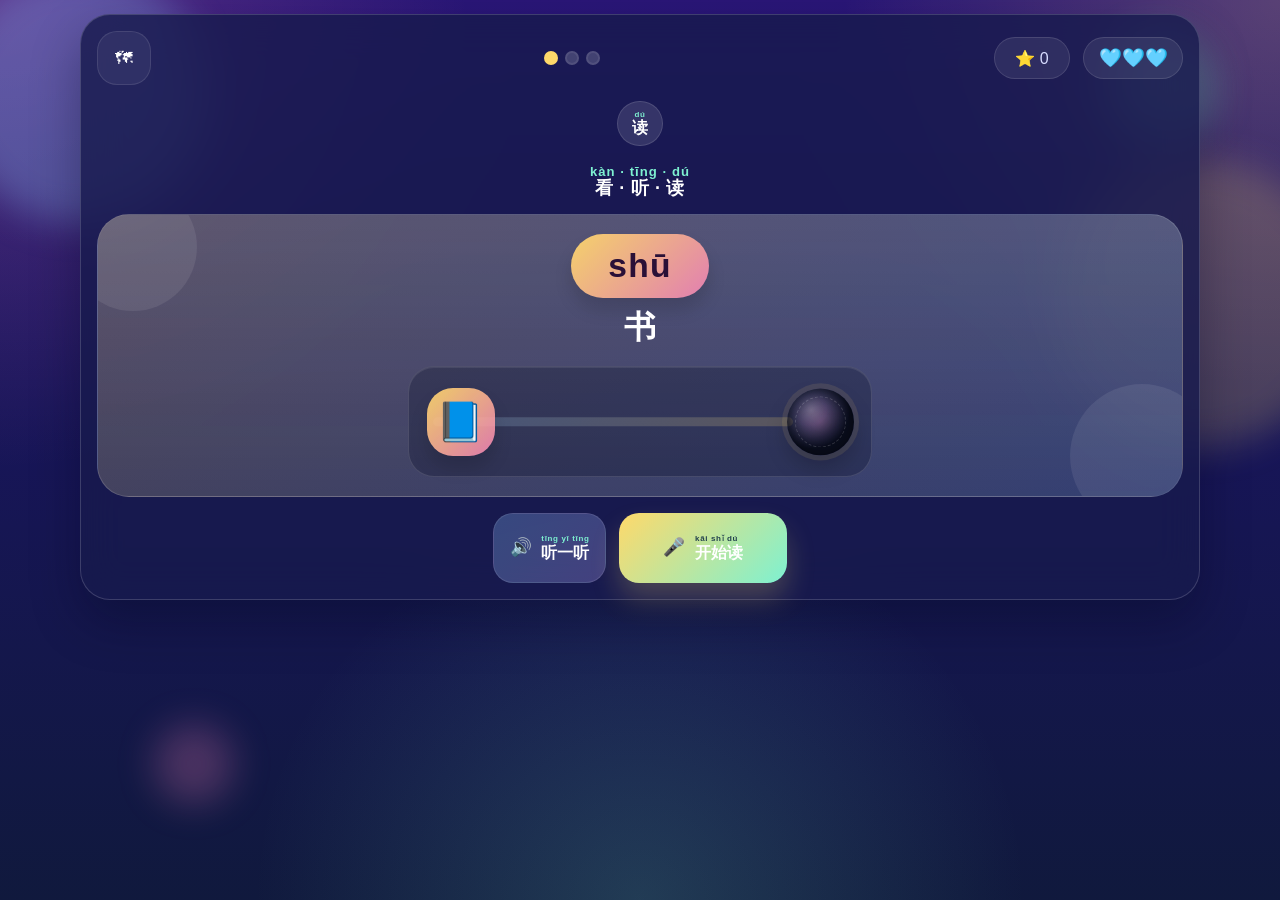
<file: index.html>
<!DOCTYPE html>
<html lang="zh-CN">
  <head>
    <meta charset="UTF-8" />
    <meta name="viewport" content="width=device-width, initial-scale=1.0" />
    <title>PingYin | 拼音冒险</title>
    <meta
      name="description"
      content="PingYin 是一个给孩子练习中文拼音、声调和朗读的小冒险站。"
    />
    <link rel="stylesheet" href="./styles.css?v=20260423c" />
  </head>
  <body>
    <div class="cloud cloud-a"></div>
    <div class="cloud cloud-b"></div>
    <div class="spark spark-a"></div>
    <div class="spark spark-b"></div>

    <main class="app-shell">
      <section class="splash panel" id="home-panel">
        <div class="brand-stack">
          <div class="brand-mascot">🦊</div>
          <div>
            <p class="brand-tag">PingYin</p>
            <h1>
              <span class="bilingual-stack title-stack">
                <span class="bilingual-pinyin">pīn yīn</span>
                <span class="bilingual-hanzi">拼音</span>
              </span>
            </h1>
            <div class="mini-icons" aria-hidden="true">
              <span>👂</span>
              <span>🧩</span>
              <span>🎤</span>
            </div>
          </div>
        </div>

        <div class="splash-actions">
          <button class="primary-btn splash-play" id="start-button">
            <span class="button-bilingual">
              <span class="button-tail">▶︎</span>
              <span class="bilingual-stack compact">
                <span class="bilingual-pinyin">kāi shǐ</span>
                <span class="bilingual-hanzi">开始</span>
              </span>
            </span>
          </button>
          <button class="ghost-btn icon-only" id="reset-progress-button" title="重置进度">↺</button>
        </div>

        <div class="status-strip" id="voice-strip"></div>
      </section>

      <section class="map panel" id="map-panel">
        <div class="map-head">
          <div>
            <p class="eyebrow">Play</p>
            <h2>选一关</h2>
          </div>
          <div class="score-pill" id="total-stars-pill">⭐ 0</div>
        </div>

        <div class="level-grid" id="level-grid"></div>
      </section>

      <section class="game panel hidden" id="game-panel">
        <div class="game-toolbar">
          <button class="ghost-btn icon-only" id="back-to-map-button" title="回地图">🗺</button>
          <div class="progress-dots" id="progress-dots"></div>
          <div class="score-pill" id="reward-chip">⭐ 0</div>
          <div class="mistake-chip" id="mistake-chip" aria-label="mistakes">🩵🩵🩵</div>
        </div>

        <div class="question-card" id="question-card">
          <div class="type-chip" id="question-type-chip"></div>
          <p class="prompt-copy" id="prompt-copy"></p>

          <div class="target-card" id="target-card"></div>

          <div class="action-row">
            <button class="secondary-btn action-btn" id="play-audio-button">
              <span class="button-bilingual">
                <span class="button-tail">🔊</span>
                <span class="bilingual-stack compact">
                  <span class="bilingual-pinyin">tīng yī tīng</span>
                  <span class="bilingual-hanzi">听一听</span>
                </span>
              </span>
            </button>
            <button class="primary-btn voice-btn" id="voice-button">
              <span class="button-bilingual">
                <span class="button-tail">🎤</span>
                <span class="bilingual-stack compact">
                  <span class="bilingual-pinyin">kāi shǐ dú</span>
                  <span class="bilingual-hanzi">开始读</span>
                </span>
              </span>
            </button>
          </div>

        </div>
      </section>

      <section class="result panel hidden" id="result-panel">
        <div class="result-badge" id="result-badge">✨✨✨</div>
        <h2 id="result-title">
          <span class="bilingual-stack compact">
            <span class="bilingual-pinyin">hǎo</span>
            <span class="bilingual-hanzi">好</span>
          </span>
        </h2>
        <p class="result-copy" id="result-copy">继续</p>
        <div class="hero-actions">
          <button class="primary-btn" id="next-level-button">
            <span class="button-bilingual">
              <span class="bilingual-stack compact">
                <span class="bilingual-pinyin">xià yī guān</span>
                <span class="bilingual-hanzi">下一关</span>
              </span>
              <span class="button-tail">→</span>
            </span>
          </button>
          <button class="ghost-btn icon-only" id="result-map-button" title="回地图">🗺</button>
        </div>
      </section>
    </main>
    <script src="./app.js?v=20260423c"></script>
  </body>
</html>
</file>
<file: styles.css>
:root {
  color-scheme: light;
  --bg: #161042;
  --bg-deep: #0b1535;
  --panel: rgba(24, 26, 78, 0.82);
  --panel-border: rgba(255, 255, 255, 0.16);
  --text: #ffffff;
  --muted: #d7dcff;
  --accent: #7ef1d1;
  --sun: #ffd96a;
  --pink: #ff88bd;
  --blue: #8ec8ff;
  --lavender: #b7a7ff;
  --good: #9effa5;
  --bad: #ffb4a8;
  --shadow: 0 22px 50px rgba(4, 7, 28, 0.32);
  font-family: "Avenir Next", "PingFang SC", "Microsoft YaHei", sans-serif;
}

* {
  box-sizing: border-box;
}

body {
  margin: 0;
  min-height: 100vh;
  color: var(--text);
  background:
    radial-gradient(circle at top left, rgba(255, 136, 189, 0.22), transparent 30%),
    radial-gradient(circle at top right, rgba(255, 217, 106, 0.22), transparent 28%),
    radial-gradient(circle at bottom center, rgba(126, 241, 209, 0.16), transparent 35%),
    linear-gradient(180deg, #2a1678 0%, #18155a 45%, #10193d 100%);
  overflow-x: hidden;
}

.cloud,
.spark {
  position: fixed;
  pointer-events: none;
  filter: blur(18px);
}

.cloud {
  border-radius: 999px;
}

.cloud-a {
  width: 16rem;
  height: 16rem;
  top: -2rem;
  left: -3rem;
  background: rgba(142, 200, 255, 0.28);
}

.cloud-b {
  width: 18rem;
  height: 18rem;
  right: -4rem;
  top: 10rem;
  background: rgba(255, 217, 106, 0.2);
}

.spark {
  border-radius: 50%;
}

.spark-a {
  width: 7rem;
  height: 7rem;
  right: 5vw;
  top: 2rem;
  background: rgba(126, 241, 209, 0.28);
}

.spark-b {
  width: 5rem;
  height: 5rem;
  left: 12vw;
  bottom: 6rem;
  background: rgba(255, 136, 189, 0.24);
}

.app-shell {
  position: relative;
  z-index: 1;
  width: min(1120px, calc(100% - 1rem));
  margin: 0 auto;
  padding: 0.9rem 0 2.6rem;
  display: grid;
  gap: 0.85rem;
}

.panel {
  background: var(--panel);
  border: 1px solid var(--panel-border);
  border-radius: 30px;
  box-shadow: var(--shadow);
  backdrop-filter: blur(20px);
  padding: 1rem;
}

.hidden {
  display: none !important;
}

.splash {
  display: flex;
  align-items: center;
  justify-content: space-between;
  gap: 1rem;
  flex-wrap: wrap;
  background:
    linear-gradient(135deg, rgba(255, 255, 255, 0.08), rgba(255, 255, 255, 0.03)),
    linear-gradient(135deg, rgba(255, 136, 189, 0.18), rgba(126, 241, 209, 0.12));
}

.brand-stack,
.hero-actions,
.action-row,
.splash-actions,
.map-head,
.game-toolbar {
  display: flex;
  align-items: center;
  gap: 0.8rem;
  flex-wrap: wrap;
}

.brand-mascot {
  width: 5.2rem;
  height: 5.2rem;
  border-radius: 28px;
  display: grid;
  place-items: center;
  font-size: 2.35rem;
  background: linear-gradient(145deg, rgba(255, 217, 106, 0.96), rgba(255, 136, 189, 0.82));
  box-shadow: inset 0 2px 8px rgba(255, 255, 255, 0.25), 0 10px 20px rgba(0, 0, 0, 0.18);
}

.brand-tag,
.eyebrow,
.match-title {
  margin: 0;
  letter-spacing: 0.16em;
  text-transform: uppercase;
  font-size: 0.78rem;
  color: var(--accent);
}

.lede {
  margin: 0;
  line-height: 1.6;
  color: var(--muted);
}

.brand-stack h1,
.map-head h2,
.result h2 {
  margin: 0;
}

.brand-stack h1 {
  font-size: clamp(2rem, 6vw, 3.3rem);
  line-height: 0.94;
}

.bilingual-stack {
  display: inline-grid;
  gap: 0.12rem;
  justify-items: center;
  line-height: 1;
}

.bilingual-pinyin {
  font-size: 0.58em;
  font-weight: 700;
  letter-spacing: 0.08em;
  color: var(--accent);
}

.bilingual-hanzi {
  font-size: 1em;
  font-weight: 800;
  color: var(--text);
}

.bilingual-stack.compact {
  gap: 0.1rem;
}

.bilingual-stack.compact .bilingual-pinyin {
  font-size: 0.5em;
}

.title-stack {
  justify-items: start;
}

.title-stack .bilingual-pinyin {
  font-size: 0.42em;
}

.button-bilingual {
  display: inline-flex;
  align-items: center;
  gap: 0.6rem;
}

.action-btn,
.voice-btn {
  min-height: 4.4rem;
  padding-inline: 1rem;
}

.action-btn .button-bilingual,
.voice-btn .button-bilingual {
  justify-content: center;
}

.action-btn .bilingual-stack,
.voice-btn .bilingual-stack {
  justify-items: start;
}

.action-btn .bilingual-pinyin,
.voice-btn .bilingual-pinyin {
  font-size: 0.72rem;
}

.action-btn .bilingual-hanzi,
.voice-btn .bilingual-hanzi {
  font-size: 1rem;
}

.button-tail {
  font-size: 1.1em;
  line-height: 1;
}

.mini-icons {
  display: flex;
  gap: 0.45rem;
  margin-top: 0.45rem;
}

.mini-icons span {
  display: grid;
  place-items: center;
  width: 2.2rem;
  height: 2.2rem;
  border-radius: 999px;
  background: rgba(255, 255, 255, 0.08);
  border: 1px solid rgba(255, 255, 255, 0.08);
}

.status-strip,
.score-pill,
.type-chip,
.mistake-chip {
  display: inline-flex;
  align-items: center;
  justify-content: center;
  gap: 0.4rem;
  min-height: 2.65rem;
  padding: 0.58rem 0.9rem;
  border-radius: 999px;
  background: rgba(255, 255, 255, 0.08);
  border: 1px solid rgba(255, 255, 255, 0.12);
  color: var(--muted);
}

.mistake-chip {
  min-width: 5.8rem;
  font-size: 1.15rem;
}

.score-pill {
  min-width: 4.8rem;
}

button {
  border: 0;
  font: inherit;
  cursor: pointer;
  transition: transform 0.18s ease, box-shadow 0.18s ease, opacity 0.18s ease;
}

button:hover {
  transform: translateY(-2px);
}

button:disabled {
  opacity: 0.56;
  cursor: not-allowed;
  transform: none;
}

.primary-btn,
.secondary-btn,
.ghost-btn,
.choice-btn,
.match-card {
  border-radius: 20px;
  padding: 0.88rem 1rem;
}

.primary-btn {
  color: #112438;
  background: linear-gradient(135deg, var(--sun), var(--accent));
  box-shadow: 0 16px 28px rgba(255, 217, 106, 0.22);
}

.secondary-btn {
  background: linear-gradient(135deg, rgba(142, 200, 255, 0.28), rgba(183, 167, 255, 0.28));
  color: var(--text);
  border: 1px solid rgba(255, 255, 255, 0.1);
}

.ghost-btn {
  color: var(--text);
  background: rgba(255, 255, 255, 0.06);
  border: 1px solid rgba(255, 255, 255, 0.1);
}

.icon-only,
.icon-action,
.speak-btn {
  min-width: 3.35rem;
  min-height: 3.35rem;
  padding: 0.7rem;
  font-size: 1.1rem;
}

.splash-play {
  min-width: 10rem;
  font-weight: 700;
}

.splash-play .bilingual-stack {
  justify-items: start;
}

.splash-play .bilingual-pinyin,
.primary-btn .bilingual-pinyin {
  color: #22404d;
}

.map {
  display: grid;
  gap: 0.9rem;
}

.map-head {
  justify-content: space-between;
}

.level-grid {
  display: grid;
  gap: 0.9rem;
}

.level-card {
  position: relative;
  overflow: hidden;
  display: grid;
  gap: 0.75rem;
  padding: 1rem;
  border-radius: 28px;
  border: 1px solid rgba(255, 255, 255, 0.1);
  background:
    linear-gradient(180deg, rgba(255, 255, 255, 0.08), rgba(255, 255, 255, 0.02)),
    linear-gradient(135deg, rgba(142, 200, 255, 0.14), rgba(255, 136, 189, 0.16));
}

.level-card.locked {
  opacity: 0.52;
}

.level-card::after {
  content: "";
  position: absolute;
  inset: auto -1.6rem -2rem auto;
  width: 7rem;
  height: 7rem;
  border-radius: 50%;
  background: rgba(255, 255, 255, 0.08);
}

.level-card-top {
  display: flex;
  justify-content: space-between;
  align-items: flex-start;
  gap: 0.8rem;
}

.level-badge {
  width: 4.1rem;
  height: 4.1rem;
  border-radius: 24px;
  display: grid;
  place-items: center;
  font-size: 1.9rem;
  background: rgba(255, 255, 255, 0.18);
  box-shadow: inset 0 2px 7px rgba(255, 255, 255, 0.22);
}

.level-count {
  min-width: 2.2rem;
  padding: 0.3rem 0.55rem;
  text-align: center;
  border-radius: 999px;
  background: rgba(255, 255, 255, 0.08);
}

.level-text h3,
.level-text p,
.level-mini {
  margin: 0;
}

.level-text h3 {
  font-size: 1.7rem;
}

.level-text p,
.level-mini,
.prompt-copy,
.result-copy,
.voice-log,
.feedback-box,
.hint-box,
.answer-box,
.status-strip,
.speak-copy {
  color: var(--muted);
}

.level-mini {
  font-size: 0.92rem;
}

.level-title-stack {
  justify-items: start;
}

.level-title-stack .bilingual-pinyin {
  font-size: 0.44em;
}

.level-subtitle-stack {
  justify-items: start;
}

.level-subtitle-stack .bilingual-pinyin {
  font-size: 0.72em;
}

.level-subtitle-stack .bilingual-hanzi {
  font-size: 0.98em;
  font-weight: 700;
}

.level-play {
  width: 100%;
  justify-self: stretch;
  font-size: 1rem;
}

.game {
  display: grid;
  gap: 1rem;
}

.game-toolbar {
  justify-content: space-between;
}

.progress-dots {
  display: flex;
  gap: 0.45rem;
  flex: 1;
  justify-content: center;
}

.progress-dot {
  width: 0.88rem;
  height: 0.88rem;
  border-radius: 50%;
  background: rgba(255, 255, 255, 0.18);
  border: 2px solid rgba(255, 255, 255, 0.08);
}

.progress-dot.active {
  background: var(--sun);
  border-color: rgba(255, 217, 106, 0.55);
}

.progress-dot.done {
  background: var(--accent);
  border-color: rgba(126, 241, 209, 0.55);
}

.question-card {
  display: grid;
  gap: 0.95rem;
}

.action-row {
  justify-content: center;
}

.type-chip {
  justify-self: center;
  background: rgba(255, 255, 255, 0.12);
  color: var(--text);
  font-weight: 700;
  min-height: auto;
  padding: 0.55rem 0.85rem;
}

.chip-stack .bilingual-pinyin {
  font-size: 0.72rem;
}

.chip-stack .bilingual-hanzi {
  font-size: 1rem;
}

.prompt-copy {
  margin: 0;
  text-align: center;
  font-size: 1.05rem;
  letter-spacing: 0.04em;
}

.prompt-stack .bilingual-pinyin {
  font-size: 0.82rem;
}

.prompt-stack .bilingual-hanzi {
  font-size: 1.12rem;
}

.target-card {
  position: relative;
  overflow: hidden;
  border-radius: 32px;
  min-height: 270px;
  padding: 1.2rem;
  display: grid;
  gap: 1rem;
  align-items: center;
  text-align: center;
  background:
    linear-gradient(180deg, rgba(255, 255, 255, 0.14), rgba(255, 255, 255, 0.04)),
    linear-gradient(135deg, rgba(255, 217, 106, 0.18), rgba(142, 200, 255, 0.18));
  border: 1px solid rgba(255, 255, 255, 0.14);
}

.target-card::before,
.target-card::after {
  content: "";
  position: absolute;
  border-radius: 50%;
  background: rgba(255, 255, 255, 0.08);
}

.target-card::before {
  width: 8rem;
  height: 8rem;
  left: -1.8rem;
  top: -2rem;
}

.target-card::after {
  width: 9rem;
  height: 9rem;
  right: -2rem;
  bottom: -2rem;
}

.target-stack {
  position: relative;
  z-index: 1;
  display: grid;
  gap: 0.55rem;
  justify-items: center;
}

.target-pinyin {
  min-width: 8.6rem;
  min-height: 4rem;
  padding: 0.8rem 1.3rem;
  display: inline-flex;
  align-items: center;
  justify-content: center;
  border-radius: 999px;
  font-size: clamp(1.45rem, 4.6vw, 2.1rem);
  font-weight: 800;
  letter-spacing: 0.04em;
  color: #2a1037;
  background: linear-gradient(135deg, rgba(255, 217, 106, 0.94), rgba(255, 136, 189, 0.84));
  box-shadow: 0 12px 18px rgba(0, 0, 0, 0.14);
}

.target-hanzi {
  font-size: clamp(1.5rem, 4.2vw, 2rem);
  font-weight: 700;
}

.target-scene {
  --scene-hole-size: 4.2rem;
  position: relative;
  z-index: 1;
  width: min(100%, 29rem);
  justify-self: center;
  padding: 0.85rem 0.95rem;
  border-radius: 26px;
  background: rgba(8, 13, 36, 0.28);
  border: 1px solid rgba(255, 255, 255, 0.12);
  box-shadow: inset 0 1px 0 rgba(255, 255, 255, 0.08);
}

.scene-lane {
  position: relative;
  min-height: 5.1rem;
}

.scene-lane::before {
  content: "";
  position: absolute;
  left: 0.55rem;
  right: calc(var(--scene-hole-size) - 0.25rem);
  top: 50%;
  height: 0.58rem;
  transform: translateY(-50%);
  border-radius: 999px;
  background: linear-gradient(90deg, rgba(142, 200, 255, 0.22), rgba(255, 217, 106, 0.2));
}

.scene-runner {
  position: absolute;
  left: 0.2rem;
  top: 50%;
  transform: translateY(-50%);
  animation: runner-loop 2.45s ease-in-out infinite;
  will-change: left, transform;
}

.scene-runner.scene-runner-static {
  animation: none;
}

.scene-runner-chip {
  display: inline-flex;
  align-items: center;
  justify-content: center;
  min-width: 5.8rem;
  min-height: 3.25rem;
  padding: 0.72rem 1rem;
  border-radius: 999px;
  background: linear-gradient(135deg, rgba(255, 217, 106, 0.92), rgba(255, 136, 189, 0.84));
  color: #2a1037;
  font-size: clamp(1.15rem, 4.6vw, 1.55rem);
  font-weight: 800;
  letter-spacing: 0.04em;
  box-shadow: 0 12px 18px rgba(0, 0, 0, 0.14);
}

.scene-runner-emoji {
  min-width: 4.25rem;
  min-height: 4.25rem;
  padding: 0.35rem;
  border-radius: 26px;
  font-size: 2.4rem;
  line-height: 1;
}

.scene-hole {
  position: absolute;
  right: 0.1rem;
  top: 50%;
  width: var(--scene-hole-size);
  height: var(--scene-hole-size);
  transform: translateY(-50%);
  border-radius: 50%;
  background:
    radial-gradient(circle at 36% 32%, rgba(255, 255, 255, 0.22), rgba(255, 255, 255, 0.02) 24%, rgba(8, 12, 28, 0.96) 62%),
    radial-gradient(circle, rgba(255, 136, 189, 0.24), rgba(8, 12, 28, 0) 72%);
  box-shadow:
    inset 0 0 18px rgba(0, 0, 0, 0.55),
    0 0 0 0.32rem rgba(255, 217, 106, 0.1),
    0 12px 22px rgba(0, 0, 0, 0.22);
  animation: hole-pulse 2.45s ease-in-out infinite;
}

.scene-hole::after {
  content: "";
  position: absolute;
  inset: 0.52rem;
  border-radius: 50%;
  border: 1px dashed rgba(255, 255, 255, 0.16);
}

.target-scene.is-success .scene-hole {
  box-shadow:
    inset 0 0 20px rgba(0, 0, 0, 0.6),
    0 0 0 0.42rem rgba(126, 241, 209, 0.18),
    0 0 20px rgba(126, 241, 209, 0.32);
}

.target-scene.is-bump .scene-hole {
  box-shadow:
    inset 0 0 20px rgba(0, 0, 0, 0.6),
    0 0 0 0.38rem rgba(255, 180, 168, 0.16),
    0 0 18px rgba(255, 180, 168, 0.24);
}

@keyframes runner-loop {
  0%,
  12% {
    left: 0.2rem;
    transform: translateY(-50%) rotate(-1deg);
  }

  58% {
    left: calc(100% - 8.7rem);
    transform: translateY(-50%) rotate(1deg);
  }

  72% {
    left: calc(100% - 8.15rem);
    transform: translateY(-50%) rotate(4deg);
  }

  84% {
    left: calc(100% - 8.85rem);
    transform: translateY(-50%) rotate(-3deg);
  }

  100% {
    left: 0.2rem;
    transform: translateY(-50%) rotate(-1deg);
  }
}

@keyframes hole-pulse {
  0%,
  100% {
    transform: translateY(-50%) scale(1);
  }

  50% {
    transform: translateY(-50%) scale(1.04);
  }
}

.choice-grid {
  display: grid;
  gap: 0.8rem;
}

.choice-btn,
.match-card {
  text-align: center;
  color: var(--text);
  background: rgba(255, 255, 255, 0.08);
  border: 1px solid rgba(255, 255, 255, 0.1);
}

.choice-btn {
  min-height: 5.4rem;
  font-size: clamp(1.3rem, 4.6vw, 2rem);
  font-weight: 700;
}

.choice-btn:nth-child(4n + 1) {
  background: linear-gradient(135deg, rgba(255, 136, 189, 0.24), rgba(255, 255, 255, 0.08));
}

.choice-btn:nth-child(4n + 2) {
  background: linear-gradient(135deg, rgba(142, 200, 255, 0.24), rgba(255, 255, 255, 0.08));
}

.choice-btn:nth-child(4n + 3) {
  background: linear-gradient(135deg, rgba(255, 217, 106, 0.22), rgba(255, 255, 255, 0.08));
}

.choice-btn:nth-child(4n + 4) {
  background: linear-gradient(135deg, rgba(183, 167, 255, 0.24), rgba(255, 255, 255, 0.08));
}

.choice-btn.correct,
.match-card.correct {
  background: rgba(158, 255, 165, 0.18);
  border-color: rgba(158, 255, 165, 0.8);
}

.choice-btn.wrong,
.match-card.wrong {
  background: rgba(255, 180, 168, 0.16);
  border-color: rgba(255, 180, 168, 0.8);
}

.dynamic-area,
.match-column,
.speak-box {
  display: grid;
  gap: 0.85rem;
}

.hint-box,
.answer-box,
.feedback-box,
.voice-log {
  border-radius: 22px;
  padding: 0.82rem 0.95rem;
  background: rgba(255, 255, 255, 0.07);
  border: 1px solid rgba(255, 255, 255, 0.1);
  text-align: center;
}

.feedback-box {
  font-weight: 700;
  line-height: 1.3;
}

.feedback-box.good {
  color: var(--good);
}

.feedback-box.bad {
  color: var(--bad);
}

.voice-log {
  min-height: 4rem;
  display: grid;
  place-items: center;
  line-height: 1.35;
}

.voice-log.good {
  color: var(--good);
}

.voice-log.bad {
  color: var(--bad);
}

.voice-log.listening {
  color: var(--accent);
}

.voice-btn {
  min-width: 10.5rem;
  font-weight: 700;
}

.voice-btn.is-listening {
  box-shadow: 0 0 0 0.24rem rgba(126, 241, 209, 0.2), 0 16px 28px rgba(255, 217, 106, 0.2);
}

.match-board {
  display: grid;
  gap: 0.9rem;
}

.match-card {
  min-height: 5rem;
  display: grid;
  gap: 0.3rem;
  place-items: center;
  padding: 0.9rem;
}

.match-card.active {
  border-color: rgba(126, 241, 209, 0.88);
  box-shadow: inset 0 0 0 1px rgba(126, 241, 209, 0.35);
}

.match-card.matched {
  opacity: 0.55;
}

.match-emoji {
  font-size: 1.8rem;
}

.match-main {
  font-size: 1.25rem;
  font-weight: 700;
}

.match-sub {
  font-size: 0.9rem;
  color: var(--muted);
}

.speak-target {
  font-size: clamp(2.6rem, 10vw, 4rem);
  text-align: center;
}

.speak-copy,
.result-copy {
  margin: 0;
  text-align: center;
}

.result {
  display: grid;
  gap: 0.9rem;
  justify-items: center;
  text-align: center;
}

.result-badge {
  width: 5.8rem;
  height: 5.8rem;
  display: grid;
  place-items: center;
  border-radius: 28px;
  background: linear-gradient(135deg, rgba(255, 217, 106, 0.25), rgba(126, 241, 209, 0.2));
  font-size: 2rem;
}

.result-stack,
.result-copy-stack {
  justify-items: center;
}

.result-copy-stack .bilingual-pinyin {
  font-size: 0.82rem;
}

.result-copy-stack .bilingual-hanzi {
  font-size: 1.08rem;
}

@media (min-width: 860px) {
  .level-grid {
    grid-template-columns: repeat(3, minmax(0, 1fr));
  }

.choice-grid,
.match-board {
  grid-template-columns: repeat(2, minmax(0, 1fr));
}
}

.answer-row {
  display: grid;
  grid-template-columns: repeat(2, minmax(0, 1fr));
  gap: 0.8rem;
}

.judge-btn {
  min-height: 4.4rem;
  border-radius: 24px;
  font-size: 2rem;
  color: var(--text);
  border: 1px solid rgba(255, 255, 255, 0.1);
}

.judge-good {
  background: linear-gradient(135deg, rgba(126, 241, 209, 0.28), rgba(255, 217, 106, 0.22));
}

.judge-bad {
  background: linear-gradient(135deg, rgba(255, 180, 168, 0.2), rgba(255, 136, 189, 0.18));
}

@media (max-width: 640px) {
  .app-shell {
    width: min(100% - 0.7rem, 1120px);
    padding-top: 0.6rem;
  }

  .panel {
    border-radius: 24px;
    padding: 0.9rem;
  }

  .brand-mascot {
    width: 4.3rem;
    height: 4.3rem;
    font-size: 2rem;
  }

  .target-card {
    min-height: 235px;
  }

  .target-scene {
    width: 100%;
  }

  .splash-play,
  .hero-actions > button,
  .action-row > button {
    width: 100%;
  }
}
</file>
